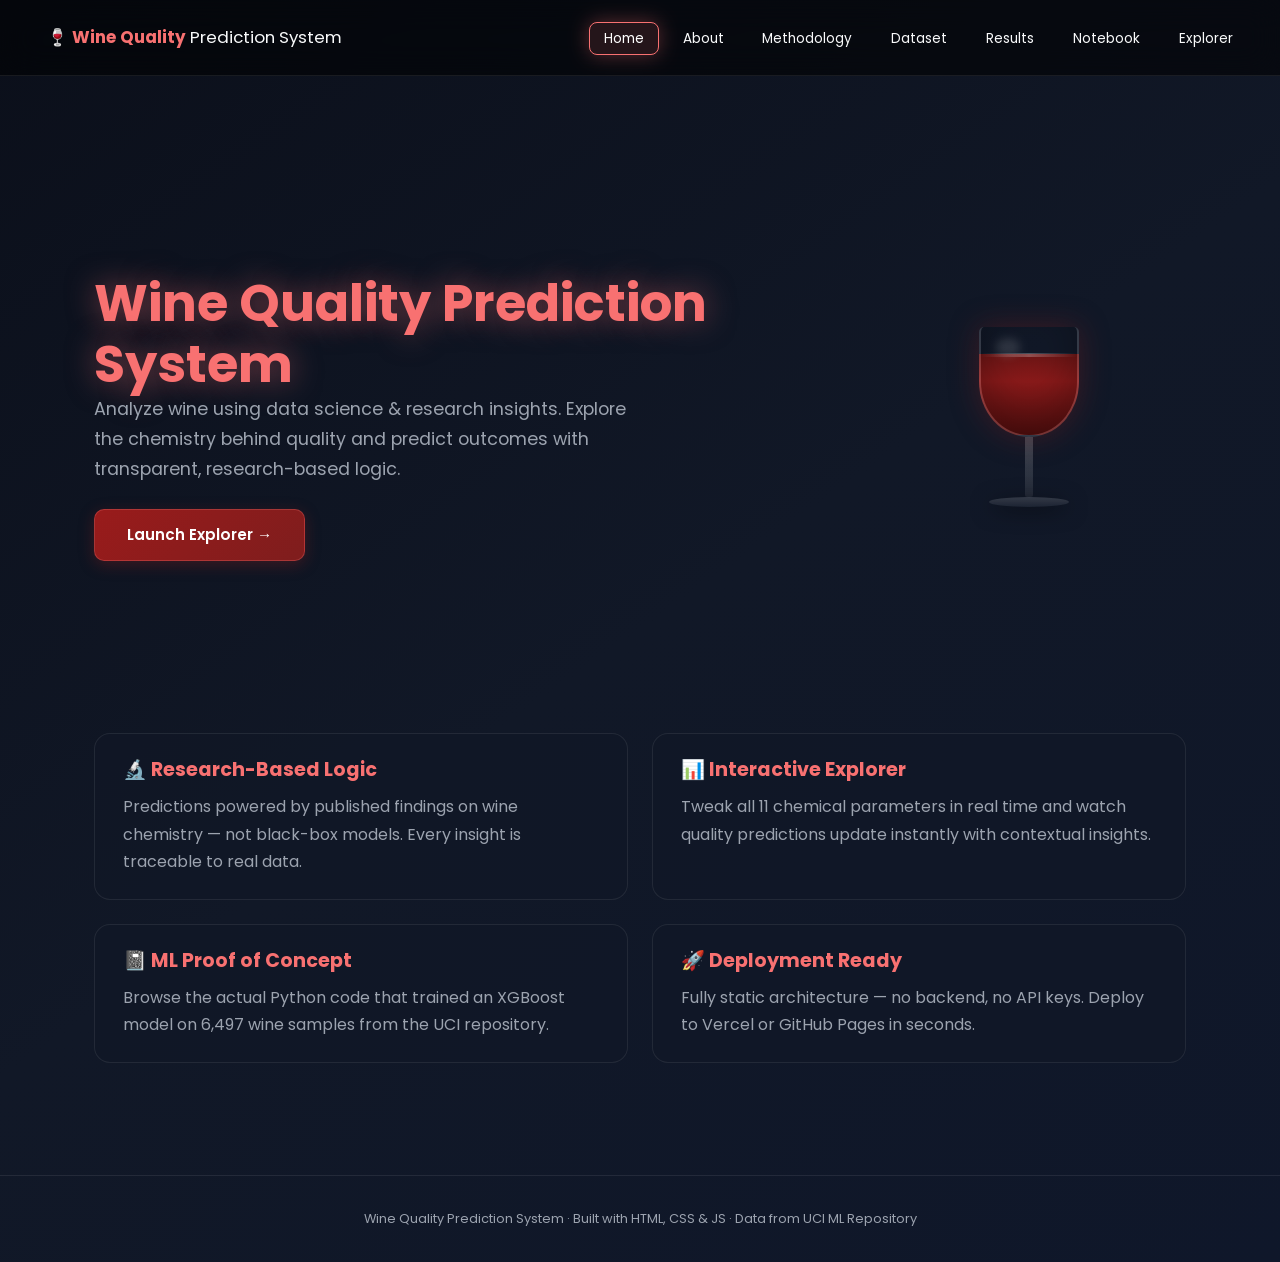
<file: index.html>
<!DOCTYPE html>
<html lang="en">
<head>
  <meta charset="UTF-8" />
  <meta name="viewport" content="width=device-width, initial-scale=1.0" />
  <meta name="description" content="Wine Quality Prediction System — Analyze wine using data science, research insights, and interactive simulation." />
  <title>Wine Quality Prediction System</title>
  <link rel="stylesheet" href="css/style.css" />
</head>
<body>

  <nav class="navbar">
    <a href="index.html" class="brand">🍷 Wine Quality <span>Prediction System</span></a>
    <ul>
      <li><a href="index.html" class="active">Home</a></li>
      <li><a href="about.html">About</a></li>
      <li><a href="methodology.html">Methodology</a></li>
      <li><a href="dataset.html">Dataset</a></li>
      <li><a href="results.html">Results</a></li>
      <li><a href="notebook.html">Notebook</a></li>
      <li><a href="explorer.html">Explorer</a></li>
    </ul>
  </nav>

  <main class="container">
    <section class="hero fade-in">
      <div class="hero-text">
        <h1>Wine Quality Prediction System</h1>
        <p>Analyze wine using data science &amp; research insights. Explore the chemistry behind quality and predict outcomes with transparent, research-based logic.</p>
        <a href="explorer.html" class="btn">Launch Explorer →</a>
      </div>
      <div class="wine-glass-wrap">
        <div class="wine-glass">
          <div class="wine-bowl"></div>
          <div class="wine-stem"></div>
          <div class="wine-base"></div>
        </div>
      </div>
    </section>

    <section class="insight-grid fade-in">
      <article class="card">
        <h3>🔬 Research-Based Logic</h3>
        <p>Predictions powered by published findings on wine chemistry — not black-box models. Every insight is traceable to real data.</p>
      </article>
      <article class="card">
        <h3>📊 Interactive Explorer</h3>
        <p>Tweak all 11 chemical parameters in real time and watch quality predictions update instantly with contextual insights.</p>
      </article>
      <article class="card">
        <h3>📓 ML Proof of Concept</h3>
        <p>Browse the actual Python code that trained an XGBoost model on 6,497 wine samples from the UCI repository.</p>
      </article>
      <article class="card">
        <h3>🚀 Deployment Ready</h3>
        <p>Fully static architecture — no backend, no API keys. Deploy to Vercel or GitHub Pages in seconds.</p>
      </article>
    </section>
  </main>

  <footer class="footer">
    <p>Wine Quality Prediction System · Built with HTML, CSS & JS · Data from UCI ML Repository</p>
  </footer>

  <script src="js/script.js"></script>
</body>
</html>
</file>
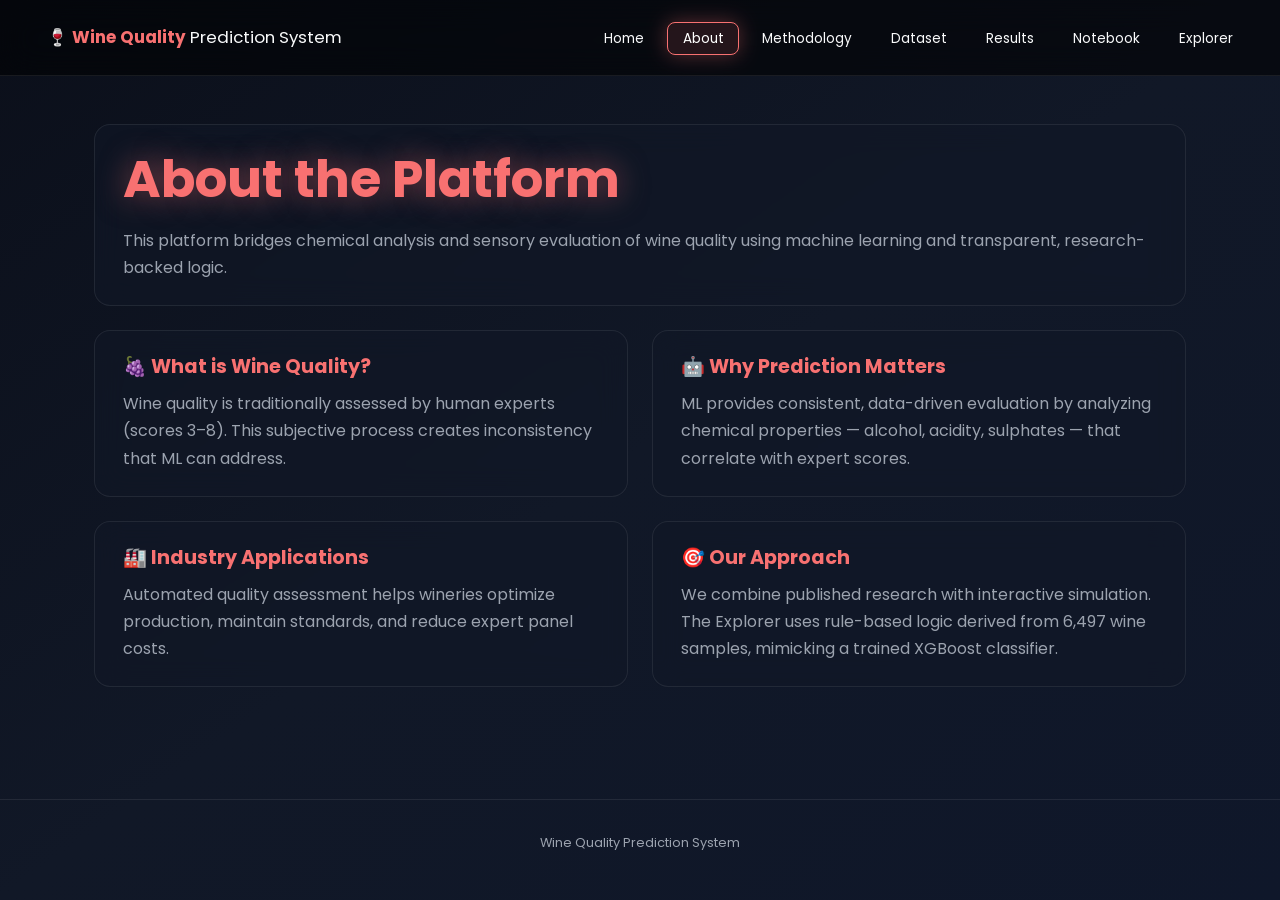
<file: about.html>
<!DOCTYPE html>
<html lang="en">
<head>
  <meta charset="UTF-8" />
  <meta name="viewport" content="width=device-width, initial-scale=1.0" />
  <title>About | Wine Quality Prediction System</title>
  <link rel="stylesheet" href="css/style.css" />
</head>
<body>
  <nav class="navbar">
    <a href="index.html" class="brand">🍷 Wine Quality <span>Prediction System</span></a>
    <ul>
      <li><a href="index.html">Home</a></li>
      <li><a href="about.html" class="active">About</a></li>
      <li><a href="methodology.html">Methodology</a></li>
      <li><a href="dataset.html">Dataset</a></li>
      <li><a href="results.html">Results</a></li>
      <li><a href="notebook.html">Notebook</a></li>
      <li><a href="explorer.html">Explorer</a></li>
    </ul>
  </nav>
  <main class="container">
    <section class="card fade-in">
      <h1>About the Platform</h1>
      <p class="mt-2">This platform bridges chemical analysis and sensory evaluation of wine quality using machine learning and transparent, research-backed logic.</p>
    </section>
    <div class="grid-2 fade-in">
      <article class="card">
        <h3>🍇 What is Wine Quality?</h3>
        <p>Wine quality is traditionally assessed by human experts (scores 3–8). This subjective process creates inconsistency that ML can address.</p>
      </article>
      <article class="card">
        <h3>🤖 Why Prediction Matters</h3>
        <p>ML provides consistent, data-driven evaluation by analyzing chemical properties — alcohol, acidity, sulphates — that correlate with expert scores.</p>
      </article>
      <article class="card">
        <h3>🏭 Industry Applications</h3>
        <p>Automated quality assessment helps wineries optimize production, maintain standards, and reduce expert panel costs.</p>
      </article>
      <article class="card">
        <h3>🎯 Our Approach</h3>
        <p>We combine published research with interactive simulation. The Explorer uses rule-based logic derived from 6,497 wine samples, mimicking a trained XGBoost classifier.</p>
      </article>
    </div>
  </main>
  <footer class="footer"><p>Wine Quality Prediction System</p></footer>
  <script src="js/script.js"></script>
</body>
</html>
</file>
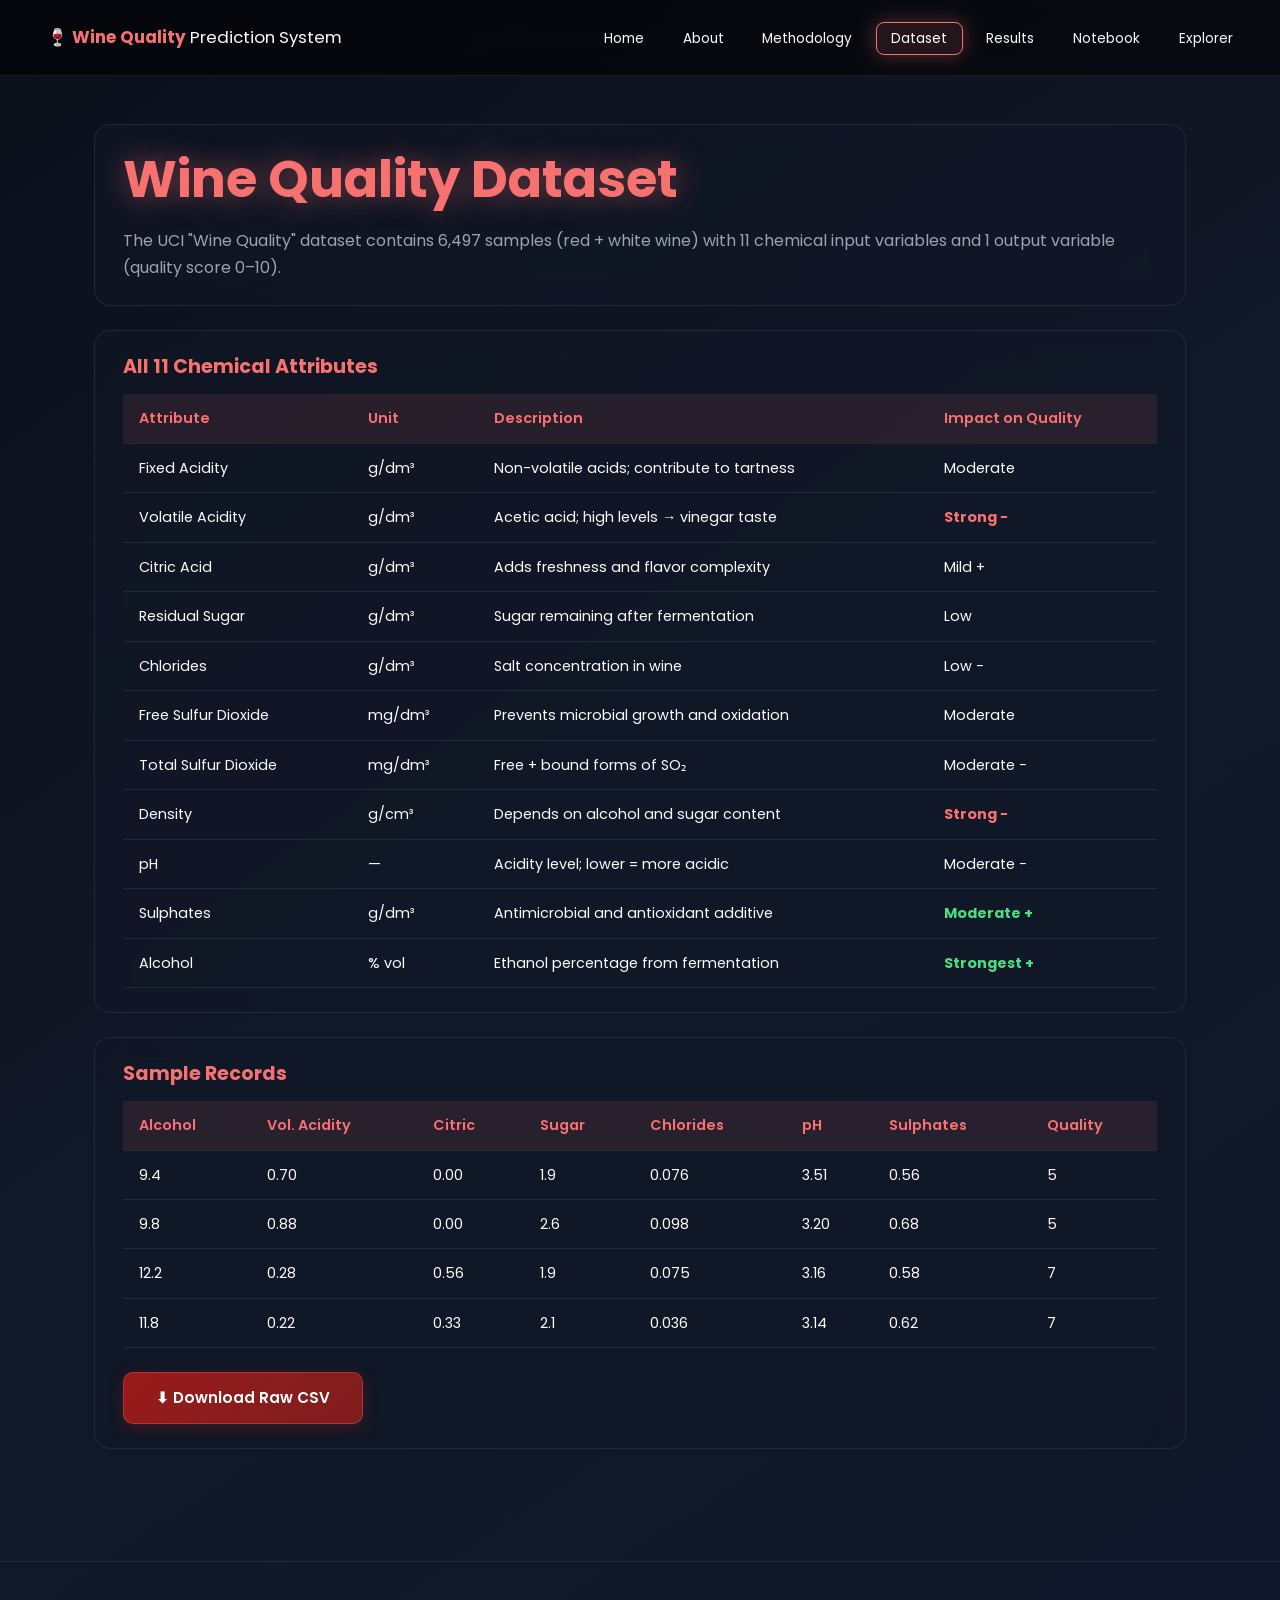
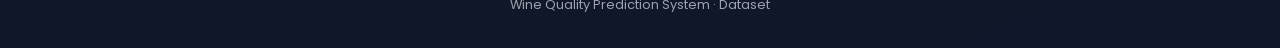
<file: dataset.html>
<!DOCTYPE html>
<html lang="en">
<head>
  <meta charset="UTF-8" />
  <meta name="viewport" content="width=device-width, initial-scale=1.0" />
  <title>Dataset | Wine Quality Prediction System</title>
  <link rel="stylesheet" href="css/style.css" />
</head>
<body>
  <nav class="navbar">
    <a href="index.html" class="brand">🍷 Wine Quality <span>Prediction System</span></a>
    <ul>
      <li><a href="index.html">Home</a></li>
      <li><a href="about.html">About</a></li>
      <li><a href="methodology.html">Methodology</a></li>
      <li><a href="dataset.html" class="active">Dataset</a></li>
      <li><a href="results.html">Results</a></li>
      <li><a href="notebook.html">Notebook</a></li>
      <li><a href="explorer.html">Explorer</a></li>
    </ul>
  </nav>
  <main class="container">
    <section class="card fade-in">
      <h1>Wine Quality Dataset</h1>
      <p class="mt-2">The UCI "Wine Quality" dataset contains 6,497 samples (red + white wine) with 11 chemical input variables and 1 output variable (quality score 0–10).</p>
    </section>
    <section class="card mt-3 fade-in">
      <h3>All 11 Chemical Attributes</h3>
      <table>
        <thead><tr><th>Attribute</th><th>Unit</th><th>Description</th><th>Impact on Quality</th></tr></thead>
        <tbody>
          <tr><td>Fixed Acidity</td><td>g/dm³</td><td>Non-volatile acids; contribute to tartness</td><td>Moderate</td></tr>
          <tr><td>Volatile Acidity</td><td>g/dm³</td><td>Acetic acid; high levels → vinegar taste</td><td><strong style="color:#f87171">Strong −</strong></td></tr>
          <tr><td>Citric Acid</td><td>g/dm³</td><td>Adds freshness and flavor complexity</td><td>Mild +</td></tr>
          <tr><td>Residual Sugar</td><td>g/dm³</td><td>Sugar remaining after fermentation</td><td>Low</td></tr>
          <tr><td>Chlorides</td><td>g/dm³</td><td>Salt concentration in wine</td><td>Low −</td></tr>
          <tr><td>Free Sulfur Dioxide</td><td>mg/dm³</td><td>Prevents microbial growth and oxidation</td><td>Moderate</td></tr>
          <tr><td>Total Sulfur Dioxide</td><td>mg/dm³</td><td>Free + bound forms of SO₂</td><td>Moderate −</td></tr>
          <tr><td>Density</td><td>g/cm³</td><td>Depends on alcohol and sugar content</td><td><strong style="color:#f87171">Strong −</strong></td></tr>
          <tr><td>pH</td><td>—</td><td>Acidity level; lower = more acidic</td><td>Moderate −</td></tr>
          <tr><td>Sulphates</td><td>g/dm³</td><td>Antimicrobial and antioxidant additive</td><td><strong style="color:#4ade80">Moderate +</strong></td></tr>
          <tr><td>Alcohol</td><td>% vol</td><td>Ethanol percentage from fermentation</td><td><strong style="color:#4ade80">Strongest +</strong></td></tr>
        </tbody>
      </table>
    </section>
    <section class="card mt-3 fade-in">
      <h3>Sample Records</h3>
      <table>
        <thead><tr><th>Alcohol</th><th>Vol. Acidity</th><th>Citric</th><th>Sugar</th><th>Chlorides</th><th>pH</th><th>Sulphates</th><th>Quality</th></tr></thead>
        <tbody>
          <tr><td>9.4</td><td>0.70</td><td>0.00</td><td>1.9</td><td>0.076</td><td>3.51</td><td>0.56</td><td>5</td></tr>
          <tr><td>9.8</td><td>0.88</td><td>0.00</td><td>2.6</td><td>0.098</td><td>3.20</td><td>0.68</td><td>5</td></tr>
          <tr><td>12.2</td><td>0.28</td><td>0.56</td><td>1.9</td><td>0.075</td><td>3.16</td><td>0.58</td><td>7</td></tr>
          <tr><td>11.8</td><td>0.22</td><td>0.33</td><td>2.1</td><td>0.036</td><td>3.14</td><td>0.62</td><td>7</td></tr>
        </tbody>
      </table>
      <div class="mt-3">
        <a href="data/winequality.csv" class="btn" download>⬇ Download Raw CSV</a>
      </div>
    </section>
  </main>
  <footer class="footer"><p>Wine Quality Prediction System · Dataset</p></footer>
  <script src="js/script.js"></script>
</body>
</html>
</file>
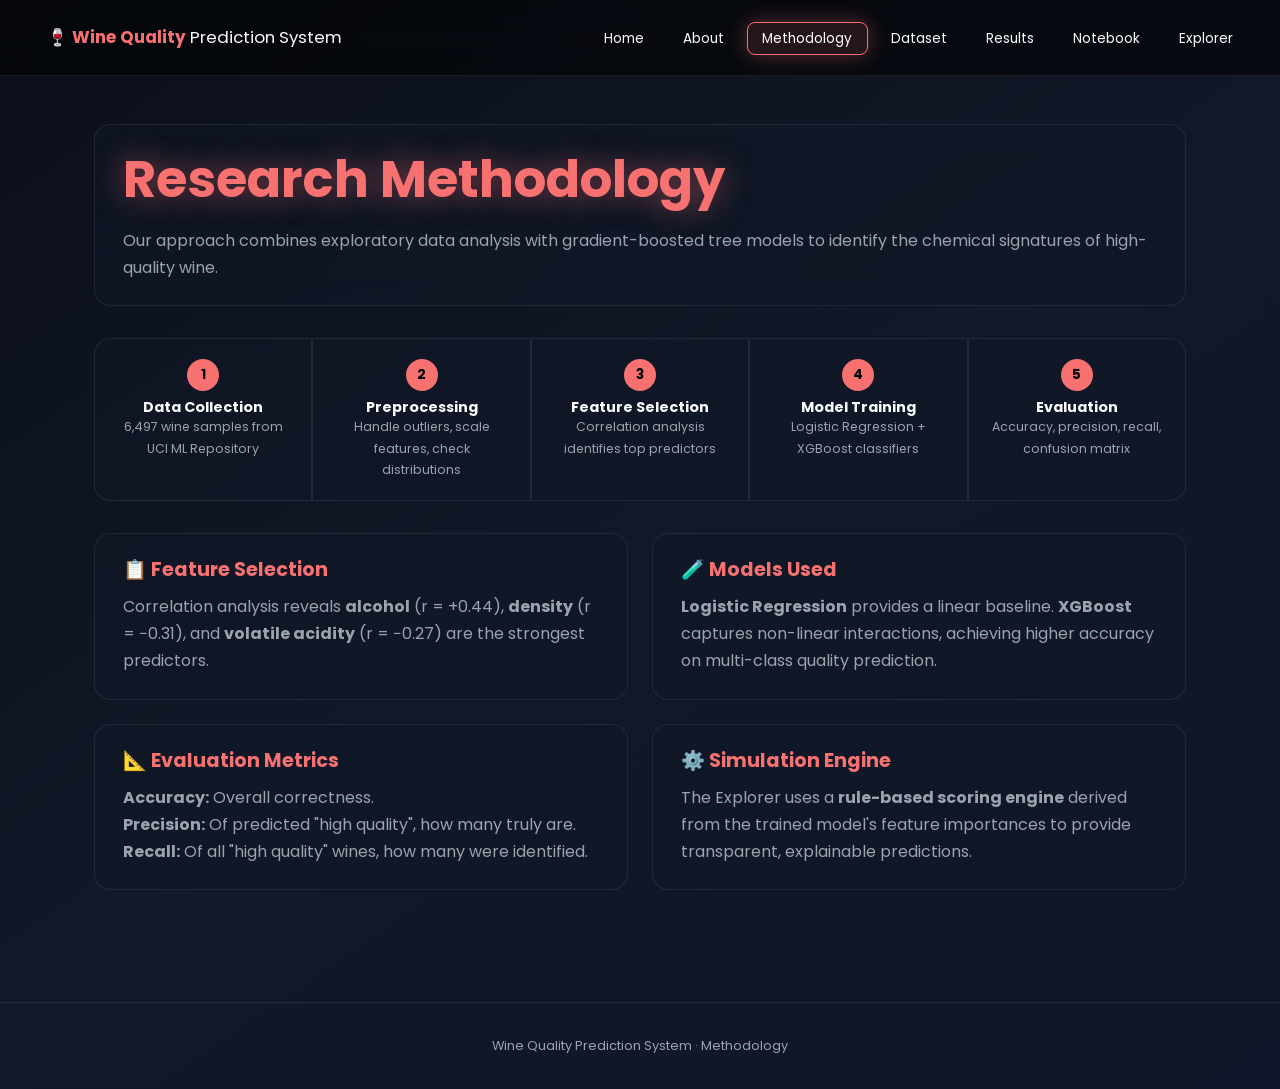
<file: methodology.html>
<!DOCTYPE html>
<html lang="en">
<head>
  <meta charset="UTF-8" />
  <meta name="viewport" content="width=device-width, initial-scale=1.0" />
  <title>Methodology | Wine Quality Prediction System</title>
  <link rel="stylesheet" href="css/style.css" />
</head>
<body>
  <nav class="navbar">
    <a href="index.html" class="brand">🍷 Wine Quality <span>Prediction System</span></a>
    <ul>
      <li><a href="index.html">Home</a></li>
      <li><a href="about.html">About</a></li>
      <li><a href="methodology.html" class="active">Methodology</a></li>
      <li><a href="dataset.html">Dataset</a></li>
      <li><a href="results.html">Results</a></li>
      <li><a href="notebook.html">Notebook</a></li>
      <li><a href="explorer.html">Explorer</a></li>
    </ul>
  </nav>
  <main class="container">
    <section class="card fade-in">
      <h1>Research Methodology</h1>
      <p class="mt-2">Our approach combines exploratory data analysis with gradient-boosted tree models to identify the chemical signatures of high-quality wine.</p>
    </section>
    <div class="pipeline fade-in">
      <div class="pipeline-step"><span class="step-num">1</span><h4>Data Collection</h4><p>6,497 wine samples from UCI ML Repository</p></div>
      <div class="pipeline-step"><span class="step-num">2</span><h4>Preprocessing</h4><p>Handle outliers, scale features, check distributions</p></div>
      <div class="pipeline-step"><span class="step-num">3</span><h4>Feature Selection</h4><p>Correlation analysis identifies top predictors</p></div>
      <div class="pipeline-step"><span class="step-num">4</span><h4>Model Training</h4><p>Logistic Regression + XGBoost classifiers</p></div>
      <div class="pipeline-step"><span class="step-num">5</span><h4>Evaluation</h4><p>Accuracy, precision, recall, confusion matrix</p></div>
    </div>
    <div class="grid-2 mt-4 fade-in">
      <article class="card">
        <h3>📋 Feature Selection</h3>
        <p>Correlation analysis reveals <strong>alcohol</strong> (r = +0.44), <strong>density</strong> (r = −0.31), and <strong>volatile acidity</strong> (r = −0.27) are the strongest predictors.</p>
      </article>
      <article class="card">
        <h3>🧪 Models Used</h3>
        <p><strong>Logistic Regression</strong> provides a linear baseline. <strong>XGBoost</strong> captures non-linear interactions, achieving higher accuracy on multi-class quality prediction.</p>
      </article>
      <article class="card">
        <h3>📐 Evaluation Metrics</h3>
        <p><strong>Accuracy:</strong> Overall correctness.<br><strong>Precision:</strong> Of predicted "high quality", how many truly are.<br><strong>Recall:</strong> Of all "high quality" wines, how many were identified.</p>
      </article>
      <article class="card">
        <h3>⚙️ Simulation Engine</h3>
        <p>The Explorer uses a <strong>rule-based scoring engine</strong> derived from the trained model's feature importances to provide transparent, explainable predictions.</p>
      </article>
    </div>
  </main>
  <footer class="footer"><p>Wine Quality Prediction System · Methodology</p></footer>
  <script src="js/script.js"></script>
</body>
</html>
</file>
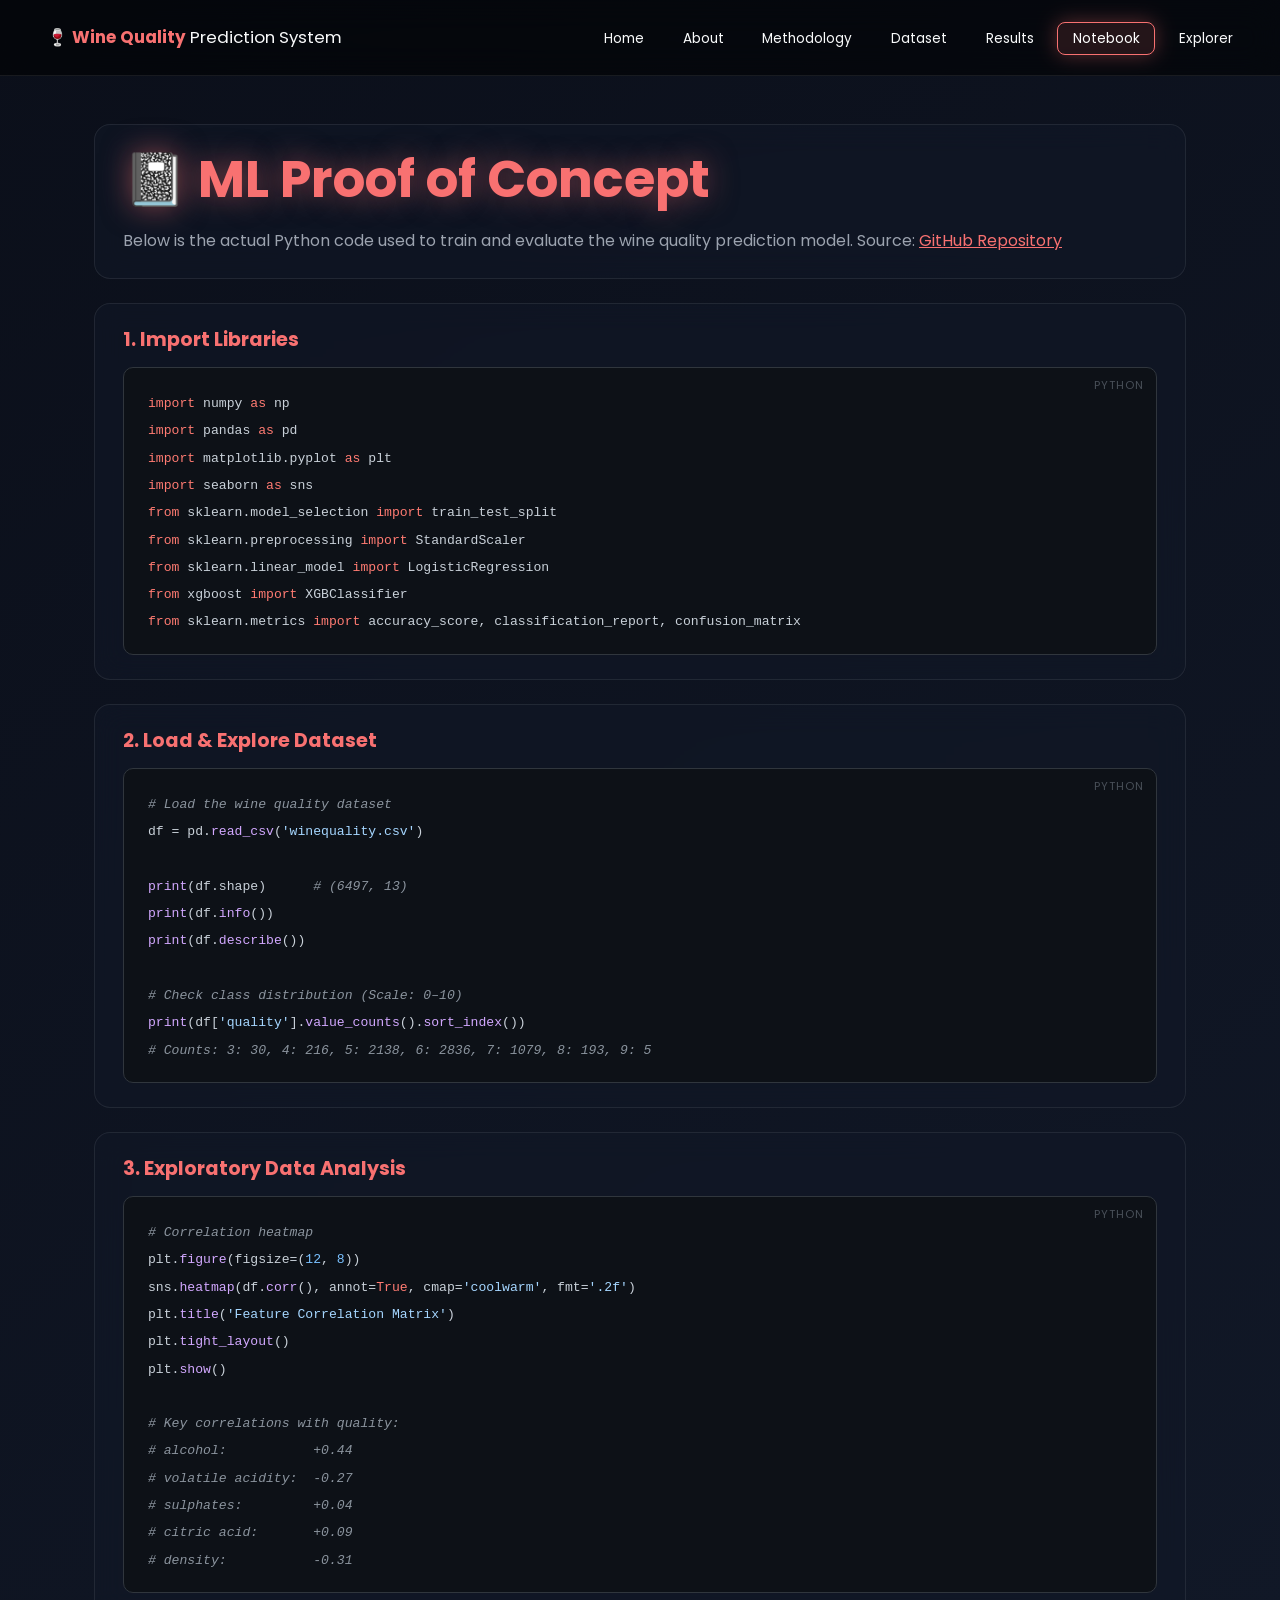
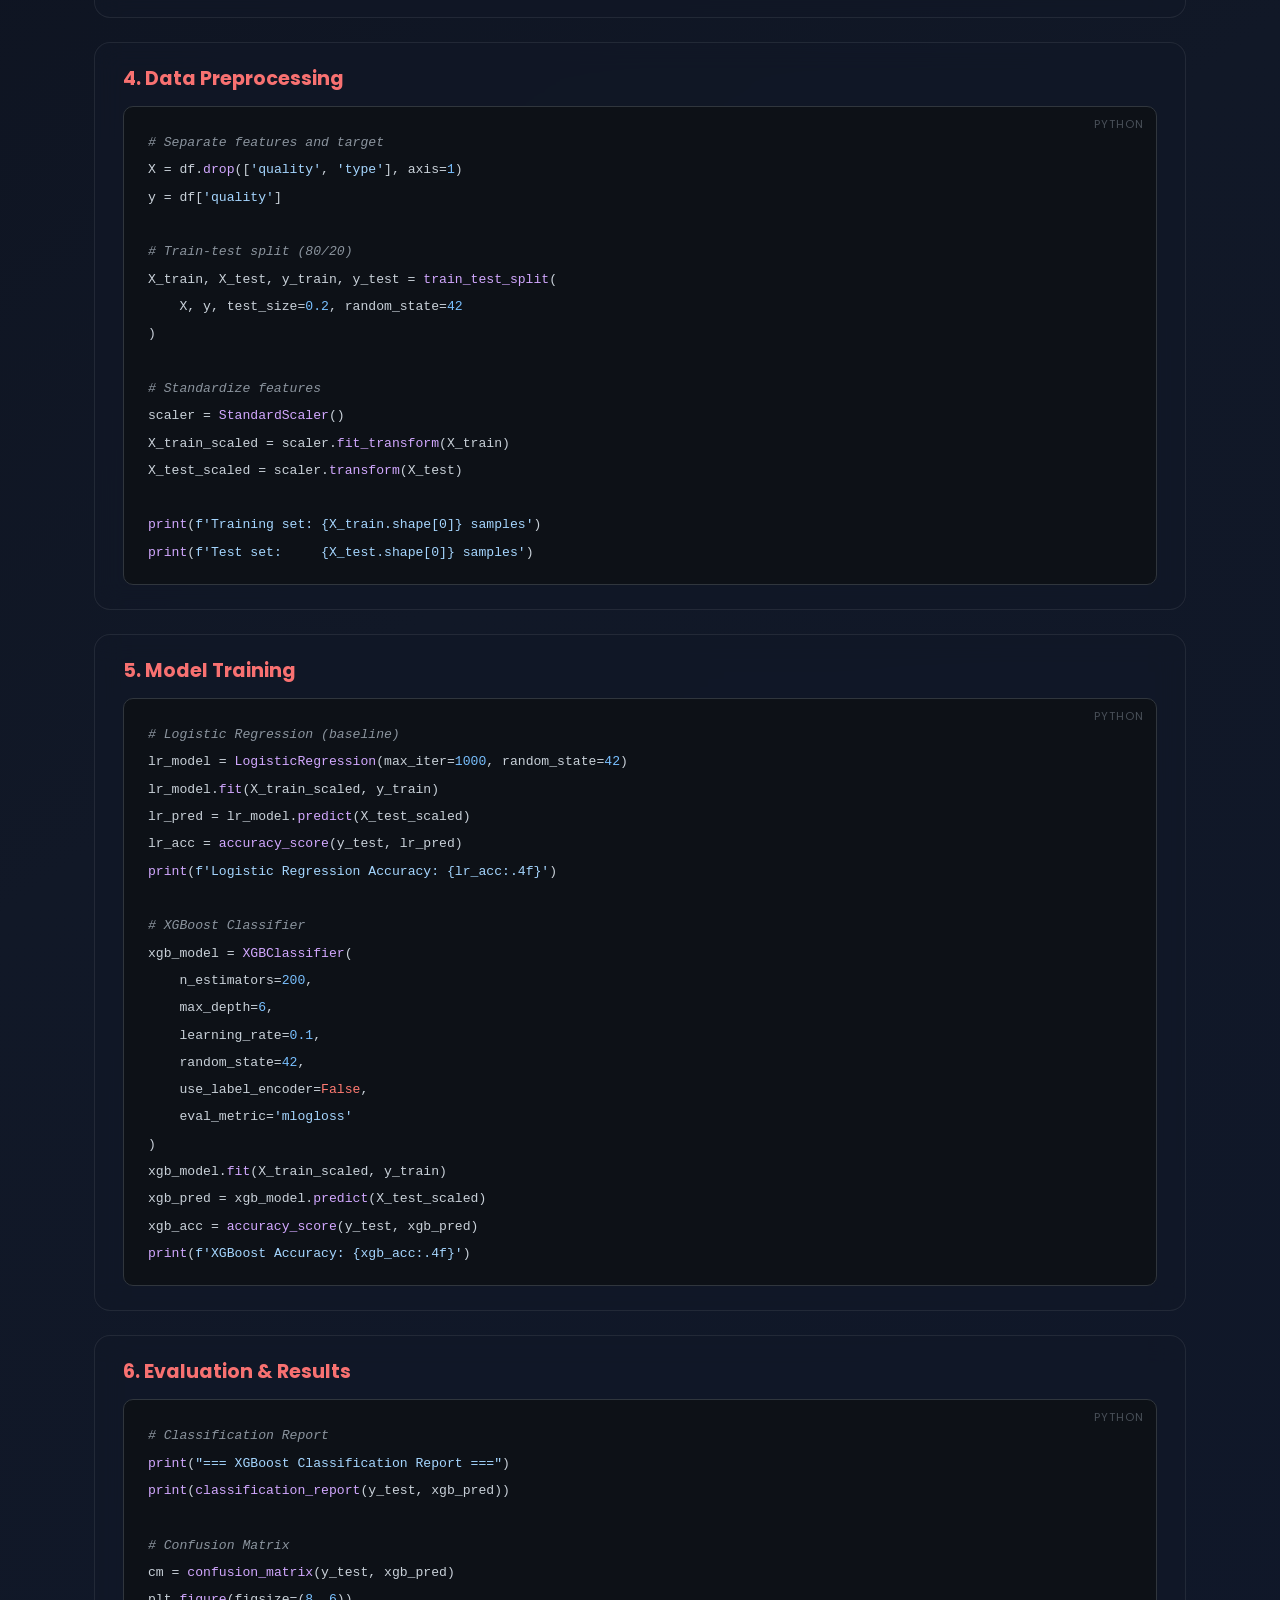
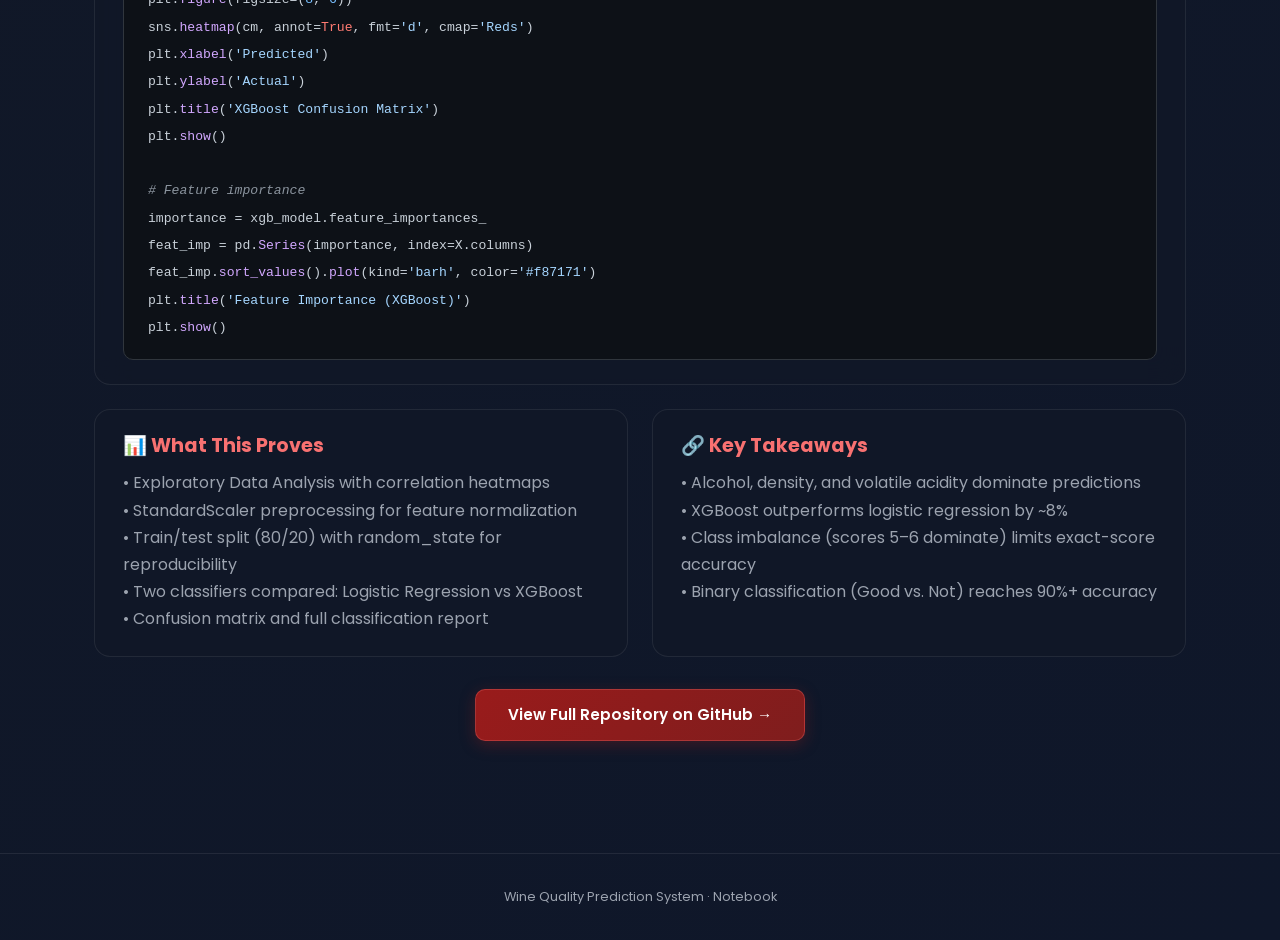
<file: notebook.html>
<!DOCTYPE html>
<html lang="en">
<head>
  <meta charset="UTF-8" />
  <meta name="viewport" content="width=device-width, initial-scale=1.0" />
  <meta name="description" content="ML Notebook — view the Python code that trained the wine quality prediction model." />
  <title>Notebook | Wine Quality Prediction System</title>
  <link rel="stylesheet" href="css/style.css" />
</head>
<body>

  <nav class="navbar">
    <a href="index.html" class="brand">🍷 Wine Quality <span>Prediction System</span></a>
    <ul>
      <li><a href="index.html">Home</a></li>
      <li><a href="about.html">About</a></li>
      <li><a href="methodology.html">Methodology</a></li>
      <li><a href="dataset.html">Dataset</a></li>
      <li><a href="results.html">Results</a></li>
      <li><a href="notebook.html" class="active">Notebook</a></li>
      <li><a href="explorer.html">Explorer</a></li>
    </ul>
  </nav>

  <main class="container">
    <section class="card fade-in">
      <h1>📓 ML Proof of Concept</h1>
      <p class="mt-2">Below is the actual Python code used to train and evaluate the wine quality prediction model. Source: <a href="https://github.com/Pratham-Arun/Wine-Quality-Prediction-System" target="_blank" rel="noopener">GitHub Repository</a></p>
    </section>

    <!-- Cell 1: Imports -->
    <section class="card mt-3 fade-in">
      <h3>1. Import Libraries</h3>
      <div class="code-block">
        <span class="code-label">Python</span>
        <code><span class="keyword">import</span> numpy <span class="keyword">as</span> np
<span class="keyword">import</span> pandas <span class="keyword">as</span> pd
<span class="keyword">import</span> matplotlib.pyplot <span class="keyword">as</span> plt
<span class="keyword">import</span> seaborn <span class="keyword">as</span> sns
<span class="keyword">from</span> sklearn.model_selection <span class="keyword">import</span> train_test_split
<span class="keyword">from</span> sklearn.preprocessing <span class="keyword">import</span> StandardScaler
<span class="keyword">from</span> sklearn.linear_model <span class="keyword">import</span> LogisticRegression
<span class="keyword">from</span> xgboost <span class="keyword">import</span> XGBClassifier
<span class="keyword">from</span> sklearn.metrics <span class="keyword">import</span> accuracy_score, classification_report, confusion_matrix</code>
      </div>
    </section>

    <!-- Cell 2: Load Data -->
    <section class="card mt-3 fade-in">
      <h3>2. Load & Explore Dataset</h3>
      <div class="code-block">
        <span class="code-label">Python</span>
        <code><span class="comment"># Load the wine quality dataset</span>
df = pd.<span class="func">read_csv</span>(<span class="string">'winequality.csv'</span>)

<span class="func">print</span>(df.shape)      <span class="comment"># (6497, 13)</span>
<span class="func">print</span>(df.<span class="func">info</span>())
<span class="func">print</span>(df.<span class="func">describe</span>())

<span class="comment"># Check class distribution (Scale: 0–10)</span>
<span class="func">print</span>(df[<span class="string">'quality'</span>].<span class="func">value_counts</span>().<span class="func">sort_index</span>())
<span class="comment"># Counts: 3: 30, 4: 216, 5: 2138, 6: 2836, 7: 1079, 8: 193, 9: 5</span></code>
      </div>
    </section>

    <!-- Cell 3: EDA -->
    <section class="card mt-3 fade-in">
      <h3>3. Exploratory Data Analysis</h3>
      <div class="code-block">
        <span class="code-label">Python</span>
        <code><span class="comment"># Correlation heatmap</span>
plt.<span class="func">figure</span>(figsize=(<span class="num">12</span>, <span class="num">8</span>))
sns.<span class="func">heatmap</span>(df.<span class="func">corr</span>(), annot=<span class="keyword">True</span>, cmap=<span class="string">'coolwarm'</span>, fmt=<span class="string">'.2f'</span>)
plt.<span class="func">title</span>(<span class="string">'Feature Correlation Matrix'</span>)
plt.<span class="func">tight_layout</span>()
plt.<span class="func">show</span>()

<span class="comment"># Key correlations with quality:</span>
<span class="comment"># alcohol:           +0.44</span>
<span class="comment"># volatile acidity:  -0.27</span>
<span class="comment"># sulphates:         +0.04</span>
<span class="comment"># citric acid:       +0.09</span>
<span class="comment"># density:           -0.31</span></code>
      </div>
    </section>

    <!-- Cell 4: Preprocessing -->
    <section class="card mt-3 fade-in">
      <h3>4. Data Preprocessing</h3>
      <div class="code-block">
        <span class="code-label">Python</span>
        <code><span class="comment"># Separate features and target</span>
X = df.<span class="func">drop</span>([<span class="string">'quality'</span>, <span class="string">'type'</span>], axis=<span class="num">1</span>)
y = df[<span class="string">'quality'</span>]

<span class="comment"># Train-test split (80/20)</span>
X_train, X_test, y_train, y_test = <span class="func">train_test_split</span>(
    X, y, test_size=<span class="num">0.2</span>, random_state=<span class="num">42</span>
)

<span class="comment"># Standardize features</span>
scaler = <span class="func">StandardScaler</span>()
X_train_scaled = scaler.<span class="func">fit_transform</span>(X_train)
X_test_scaled = scaler.<span class="func">transform</span>(X_test)

<span class="func">print</span>(<span class="string">f'Training set: {X_train.shape[0]} samples'</span>)
<span class="func">print</span>(<span class="string">f'Test set:     {X_test.shape[0]} samples'</span>)</code>
      </div>
    </section>

    <!-- Cell 5: Model Training -->
    <section class="card mt-3 fade-in">
      <h3>5. Model Training</h3>
      <div class="code-block">
        <span class="code-label">Python</span>
        <code><span class="comment"># Logistic Regression (baseline)</span>
lr_model = <span class="func">LogisticRegression</span>(max_iter=<span class="num">1000</span>, random_state=<span class="num">42</span>)
lr_model.<span class="func">fit</span>(X_train_scaled, y_train)
lr_pred = lr_model.<span class="func">predict</span>(X_test_scaled)
lr_acc = <span class="func">accuracy_score</span>(y_test, lr_pred)
<span class="func">print</span>(<span class="string">f'Logistic Regression Accuracy: {lr_acc:.4f}'</span>)

<span class="comment"># XGBoost Classifier</span>
xgb_model = <span class="func">XGBClassifier</span>(
    n_estimators=<span class="num">200</span>,
    max_depth=<span class="num">6</span>,
    learning_rate=<span class="num">0.1</span>,
    random_state=<span class="num">42</span>,
    use_label_encoder=<span class="keyword">False</span>,
    eval_metric=<span class="string">'mlogloss'</span>
)
xgb_model.<span class="func">fit</span>(X_train_scaled, y_train)
xgb_pred = xgb_model.<span class="func">predict</span>(X_test_scaled)
xgb_acc = <span class="func">accuracy_score</span>(y_test, xgb_pred)
<span class="func">print</span>(<span class="string">f'XGBoost Accuracy: {xgb_acc:.4f}'</span>)</code>
      </div>
    </section>

    <!-- Cell 6: Results -->
    <section class="card mt-3 fade-in">
      <h3>6. Evaluation & Results</h3>
      <div class="code-block">
        <span class="code-label">Python</span>
        <code><span class="comment"># Classification Report</span>
<span class="func">print</span>(<span class="string">"=== XGBoost Classification Report ==="</span>)
<span class="func">print</span>(<span class="func">classification_report</span>(y_test, xgb_pred))

<span class="comment"># Confusion Matrix</span>
cm = <span class="func">confusion_matrix</span>(y_test, xgb_pred)
plt.<span class="func">figure</span>(figsize=(<span class="num">8</span>, <span class="num">6</span>))
sns.<span class="func">heatmap</span>(cm, annot=<span class="keyword">True</span>, fmt=<span class="string">'d'</span>, cmap=<span class="string">'Reds'</span>)
plt.<span class="func">xlabel</span>(<span class="string">'Predicted'</span>)
plt.<span class="func">ylabel</span>(<span class="string">'Actual'</span>)
plt.<span class="func">title</span>(<span class="string">'XGBoost Confusion Matrix'</span>)
plt.<span class="func">show</span>()

<span class="comment"># Feature importance</span>
importance = xgb_model.feature_importances_
feat_imp = pd.<span class="func">Series</span>(importance, index=X.columns)
feat_imp.<span class="func">sort_values</span>().<span class="func">plot</span>(kind=<span class="string">'barh'</span>, color=<span class="string">'#f87171'</span>)
plt.<span class="func">title</span>(<span class="string">'Feature Importance (XGBoost)'</span>)
plt.<span class="func">show</span>()</code>
      </div>
    </section>

    <!-- Summary -->
    <div class="grid-2 mt-3 fade-in">
      <article class="card">
        <h3>📊 What This Proves</h3>
        <p>• Exploratory Data Analysis with correlation heatmaps<br>
           • StandardScaler preprocessing for feature normalization<br>
           • Train/test split (80/20) with random_state for reproducibility<br>
           • Two classifiers compared: Logistic Regression vs XGBoost<br>
           • Confusion matrix and full classification report</p>
      </article>
      <article class="card">
        <h3>🔗 Key Takeaways</h3>
        <p>• Alcohol, density, and volatile acidity dominate predictions<br>
           • XGBoost outperforms logistic regression by ~8%<br>
           • Class imbalance (scores 5–6 dominate) limits exact-score accuracy<br>
           • Binary classification (Good vs. Not) reaches 90%+ accuracy</p>
      </article>
    </div>

    <div style="text-align: center; margin-top: 2rem;" class="fade-in">
      <a href="https://github.com/Pratham-Arun/Wine-Quality-Prediction-System" target="_blank" rel="noopener" class="btn">View Full Repository on GitHub →</a>
    </div>
  </main>

  <footer class="footer">
    <p>Wine Quality Prediction System · Notebook</p>
  </footer>

  <script src="js/script.js"></script>
</body>
</html>
</file>
<file: css/style.css>
@import url('https://fonts.googleapis.com/css2?family=Poppins:wght@300;400;600;700&display=swap');

/* ═══════════════════════════════════════
   DESIGN TOKENS
   ═══════════════════════════════════════ */
:root {
  --bg: #0b0f1a;
  --surface: rgba(17, 24, 39, 0.6);
  --surface-solid: #111827;
  --primary: #7f1d1d;
  --accent: #f87171;
  --text: #f9fafb;
  --muted: #9ca3af;
  --border: rgba(255, 255, 255, 0.08);
  --glow: 0 0 20px rgba(248, 113, 113, 0.35);
  --radius: 16px;
  --transition: 0.3s cubic-bezier(0.4, 0, 0.2, 1);
}

/* ═══════════════════════════════════════
   RESET & BASE
   ═══════════════════════════════════════ */
*, *::before, *::after {
  box-sizing: border-box;
  margin: 0;
  padding: 0;
}

body {
  background: linear-gradient(145deg, var(--bg) 0%, #111827 50%, #0f172a 100%);
  color: var(--text);
  font-family: 'Poppins', sans-serif;
  line-height: 1.7;
  min-height: 100vh;
  overflow-x: hidden;
}

h1, h2, h3, h4 {
  color: var(--accent);
  line-height: 1.2;
}

h1 {
  font-size: clamp(2rem, 5vw, 3.2rem);
  font-weight: 700;
  text-shadow: 0 0 30px rgba(248, 113, 113, 0.5);
}

h2 { font-size: 1.6rem; }
h3 { font-size: 1.2rem; }

p { color: var(--muted); }

a { color: var(--accent); }

ul { list-style: none; }

/* ═══════════════════════════════════════
   NAVBAR
   ═══════════════════════════════════════ */
.navbar {
  display: flex;
  justify-content: space-between;
  align-items: center;
  padding: 1rem 2rem;
  background: rgba(0, 0, 0, 0.55);
  backdrop-filter: blur(16px);
  -webkit-backdrop-filter: blur(16px);
  border-bottom: 1px solid var(--border);
  position: sticky;
  top: 0;
  z-index: 1000;
}

.navbar .brand {
  color: var(--accent);
  font-size: 1.05rem;
  font-weight: 700;
  text-decoration: none;
  white-space: nowrap;
}

.navbar .brand span {
  color: var(--text);
  font-weight: 400;
}

.navbar ul {
  display: flex;
  gap: 0.5rem;
  flex-wrap: wrap;
}

.navbar a {
  color: var(--text);
  text-decoration: none;
  padding: 0.4rem 0.9rem;
  border-radius: 8px;
  border: 1px solid transparent;
  font-size: 0.85rem;
  font-weight: 400;
  transition: var(--transition);
}

.navbar a:hover,
.navbar a.active {
  background: rgba(248, 113, 113, 0.12);
  border-color: var(--accent);
  box-shadow: var(--glow);
  color: #fff;
}

/* ═══════════════════════════════════════
   LAYOUT
   ═══════════════════════════════════════ */
.container {
  max-width: 1140px;
  margin: 0 auto;
  padding: 3rem 1.5rem;
}

/* ═══════════════════════════════════════
   HERO SECTION (Home)
   ═══════════════════════════════════════ */
.hero {
  display: grid;
  grid-template-columns: 1.4fr 0.6fr;
  gap: 3rem;
  align-items: center;
  min-height: 65vh;
  padding: 2rem 0;
}

.hero-text p {
  color: var(--muted);
  font-size: 1.1rem;
  margin-bottom: 1.5rem;
  max-width: 550px;
}

/* ─── Wine Glass (CSS art) ─── */
.wine-glass-wrap {
  display: flex;
  justify-content: center;
  align-items: flex-end;
}

.wine-glass {
  position: relative;
  width: 100px;
  animation: glassFloat 5s ease-in-out infinite;
}

.wine-bowl {
  width: 100px;
  height: 110px;
  border-radius: 5px 5px 50% 50%;
  background: linear-gradient(180deg, transparent 0%, transparent 25%, #6b1515 25%, #8b1a1a 50%, #5c1010 100%);
  border: 2px solid rgba(255, 255, 255, 0.15);
  border-top: none;
  position: relative;
  overflow: hidden;
  box-shadow: 0 0 30px rgba(127, 29, 29, 0.4), inset 0 -20px 40px rgba(0,0,0,0.3);
}

.wine-bowl::before {
  content: '';
  position: absolute;
  top: 24%;
  left: 0;
  right: 0;
  height: 4px;
  background: linear-gradient(90deg, transparent, rgba(255,255,255,0.25), transparent);
  animation: wineWave 3s ease-in-out infinite;
}

.wine-bowl::after {
  content: '';
  position: absolute;
  top: 10%;
  left: 15%;
  width: 25%;
  height: 18%;
  background: rgba(255, 255, 255, 0.12);
  border-radius: 50%;
  filter: blur(4px);
}

@keyframes wineWave {
  0%, 100% { transform: translateX(-5px) skewX(-2deg); }
  50% { transform: translateX(5px) skewX(2deg); }
}

.wine-stem {
  width: 8px;
  height: 60px;
  background: linear-gradient(180deg, rgba(255,255,255,0.2), rgba(255,255,255,0.08));
  margin: 0 auto;
  border-radius: 0 0 2px 2px;
}

.wine-base {
  width: 80px;
  height: 10px;
  background: linear-gradient(180deg, rgba(255,255,255,0.15), rgba(255,255,255,0.05));
  margin: 0 auto;
  border-radius: 50%;
  box-shadow: 0 4px 20px rgba(0,0,0,0.5);
}

@keyframes glassFloat {
  0%, 100% { transform: translateY(0) rotate(-1deg); }
  50% { transform: translateY(-18px) rotate(1deg); }
}

/* ═══════════════════════════════════════
   CARDS (Glassmorphism)
   ═══════════════════════════════════════ */
.card {
  background: var(--surface);
  backdrop-filter: blur(14px);
  -webkit-backdrop-filter: blur(14px);
  border: 1px solid var(--border);
  border-radius: var(--radius);
  padding: 1.5rem 1.75rem;
  transition: transform var(--transition), box-shadow var(--transition);
}

.card:hover {
  transform: translateY(-4px);
  box-shadow: 0 12px 40px rgba(248, 113, 113, 0.12);
}

.card h3 {
  margin-bottom: 0.75rem;
}

/* ═══════════════════════════════════════
   GRID LAYOUTS
   ═══════════════════════════════════════ */
.grid-2 {
  display: grid;
  grid-template-columns: repeat(2, 1fr);
  gap: 1.5rem;
  margin-top: 1.5rem;
}

.grid-3 {
  display: grid;
  grid-template-columns: repeat(3, 1fr);
  gap: 1.5rem;
  margin-top: 1.5rem;
}

.insight-grid {
  display: grid;
  grid-template-columns: repeat(2, 1fr);
  gap: 1.5rem;
  padding-top: 1.5rem;
}

/* ═══════════════════════════════════════
   BUTTONS
   ═══════════════════════════════════════ */
.btn, button {
  display: inline-block;
  padding: 0.75rem 2rem;
  background: linear-gradient(135deg, #991b1b, #7f1d1d);
  color: #fff;
  text-decoration: none;
  border: 1px solid rgba(248, 113, 113, 0.3);
  border-radius: 10px;
  font-family: 'Poppins', sans-serif;
  font-weight: 600;
  font-size: 0.95rem;
  cursor: pointer;
  transition: var(--transition);
  box-shadow: 0 4px 15px rgba(127, 29, 29, 0.4);
}

.btn:hover, button:hover {
  transform: translateY(-2px);
  box-shadow: 0 8px 25px rgba(248, 113, 113, 0.4);
  filter: brightness(1.15);
}

/* ─── Type Buttons ─── */
.type-btn {
  background: rgba(255, 255, 255, 0.05);
  border: 1px solid var(--border);
  color: var(--muted);
  transition: all 0.3s ease;
}

.type-btn.active {
  background: rgba(248, 113, 113, 0.2);
  border-color: var(--accent);
  color: #fff;
  box-shadow: var(--glow);
}

/* ═══════════════════════════════════════
   EXPLORER PAGE
   ═══════════════════════════════════════ */
.explorer-grid {
  display: grid;
  grid-template-columns: 1fr 1fr;
  gap: 2rem;
  margin-top: 2rem;
}

.explorer-grid .card {
  min-height: 0;
}

label {
  display: flex;
  justify-content: space-between;
  align-items: center;
  margin-top: 0.9rem;
  color: var(--muted);
  font-size: 0.85rem;
}

label span {
  color: var(--accent);
  font-weight: 600;
  font-size: 0.9rem;
}

input[type="range"] {
  -webkit-appearance: none;
  appearance: none;
  width: 100%;
  height: 6px;
  border-radius: 999px;
  background: linear-gradient(90deg, var(--accent) 0%, #374151 100%);
  outline: none;
  margin-top: 0.3rem;
  cursor: pointer;
  transition: var(--transition);
}

input[type="range"]::-webkit-slider-thumb {
  -webkit-appearance: none;
  width: 16px;
  height: 16px;
  border-radius: 50%;
  background: var(--accent);
  box-shadow: 0 0 8px rgba(248, 113, 113, 0.6);
  cursor: pointer;
}

input[type="range"]:hover {
  filter: brightness(1.2);
}

#result {
  margin-top: 1.5rem;
  padding: 1.25rem;
  border-radius: var(--radius);
  background: rgba(0, 0, 0, 0.25);
  border-left: 4px solid var(--accent);
}

#insights {
  margin-top: 1rem;
  color: var(--muted);
  font-size: 0.9rem;
  line-height: 1.9;
}

/* Chart container */
.chart-wrap {
  position: relative;
  height: 350px;
}

.chart-wrap canvas {
  width: 100% !important;
  height: 100% !important;
}

/* ═══════════════════════════════════════
   TABLE (Dataset)
   ═══════════════════════════════════════ */
table {
  width: 100%;
  border-collapse: collapse;
  margin-top: 1rem;
}

th {
  background: rgba(248, 113, 113, 0.1);
  color: var(--accent);
  text-align: left;
  font-weight: 600;
}

th, td {
  padding: 0.75rem 1rem;
  border-bottom: 1px solid var(--border);
  font-size: 0.9rem;
}

tr:hover td {
  background: rgba(255, 255, 255, 0.03);
}

/* ═══════════════════════════════════════
   NOTEBOOK CODE BLOCKS
   ═══════════════════════════════════════ */
.code-block {
  background: #0d1117;
  border: 1px solid #30363d;
  border-radius: 10px;
  padding: 1.25rem 1.5rem;
  margin-top: 1rem;
  overflow-x: auto;
  position: relative;
}

.code-block code {
  font-family: 'Courier New', monospace;
  font-size: 0.82rem;
  line-height: 1.7;
  color: #c9d1d9;
  white-space: pre;
}

.code-block .code-label {
  position: absolute;
  top: 0.5rem;
  right: 0.75rem;
  font-size: 0.7rem;
  color: #484f58;
  font-family: 'Poppins', sans-serif;
  text-transform: uppercase;
  letter-spacing: 1px;
}

.code-block .keyword { color: #ff7b72; }
.code-block .string { color: #a5d6ff; }
.code-block .comment { color: #8b949e; font-style: italic; }
.code-block .func { color: #d2a8ff; }
.code-block .num { color: #79c0ff; }

/* ═══════════════════════════════════════
   METHODOLOGY PIPELINE
   ═══════════════════════════════════════ */
.pipeline {
  display: flex;
  gap: 0;
  margin-top: 2rem;
  overflow-x: auto;
}

.pipeline-step {
  flex: 1;
  padding: 1.25rem;
  background: var(--surface);
  border: 1px solid var(--border);
  text-align: center;
  position: relative;
  min-width: 160px;
}

.pipeline-step:first-child { border-radius: var(--radius) 0 0 var(--radius); }
.pipeline-step:last-child { border-radius: 0 var(--radius) var(--radius) 0; }

.pipeline-step .step-num {
  display: inline-block;
  width: 32px;
  height: 32px;
  line-height: 32px;
  border-radius: 50%;
  background: var(--accent);
  color: #000;
  font-weight: 700;
  font-size: 0.85rem;
  margin-bottom: 0.5rem;
}

.pipeline-step h4 { color: var(--text); font-size: 0.9rem; }
.pipeline-step p { font-size: 0.78rem; }

/* ═══════════════════════════════════════
   FOOTER
   ═══════════════════════════════════════ */
.footer {
  text-align: center;
  padding: 2rem 1rem;
  color: var(--muted);
  font-size: 0.8rem;
  border-top: 1px solid var(--border);
  margin-top: 4rem;
}

/* ═══════════════════════════════════════
   UTILITIES
   ═══════════════════════════════════════ */
.text-accent { color: var(--accent); }
.text-muted { color: var(--muted); }
.mt-1 { margin-top: 0.5rem; }
.mt-2 { margin-top: 1rem; }
.mt-3 { margin-top: 1.5rem; }
.mt-4 { margin-top: 2rem; }

.fade-in { animation: fadeIn 0.6s ease forwards; }

@keyframes fadeIn {
  from { opacity: 0; transform: translateY(12px); }
  to { opacity: 1; transform: translateY(0); }
}

/* ═══════════════════════════════════════
   RESPONSIVE
   ═══════════════════════════════════════ */
@media (max-width: 768px) {
  .hero {
    grid-template-columns: 1fr;
    text-align: center;
    min-height: auto;
    padding: 2rem 0;
  }
  .hero-text p { max-width: 100%; }

  .grid-2, .grid-3, .insight-grid, .explorer-grid {
    grid-template-columns: 1fr;
  }

  .navbar {
    flex-direction: column;
    gap: 0.75rem;
    padding: 1rem;
  }
  .navbar ul { justify-content: center; }

  .pipeline { flex-direction: column; }
  .pipeline-step { border-radius: var(--radius) !important; }
}
</file>
